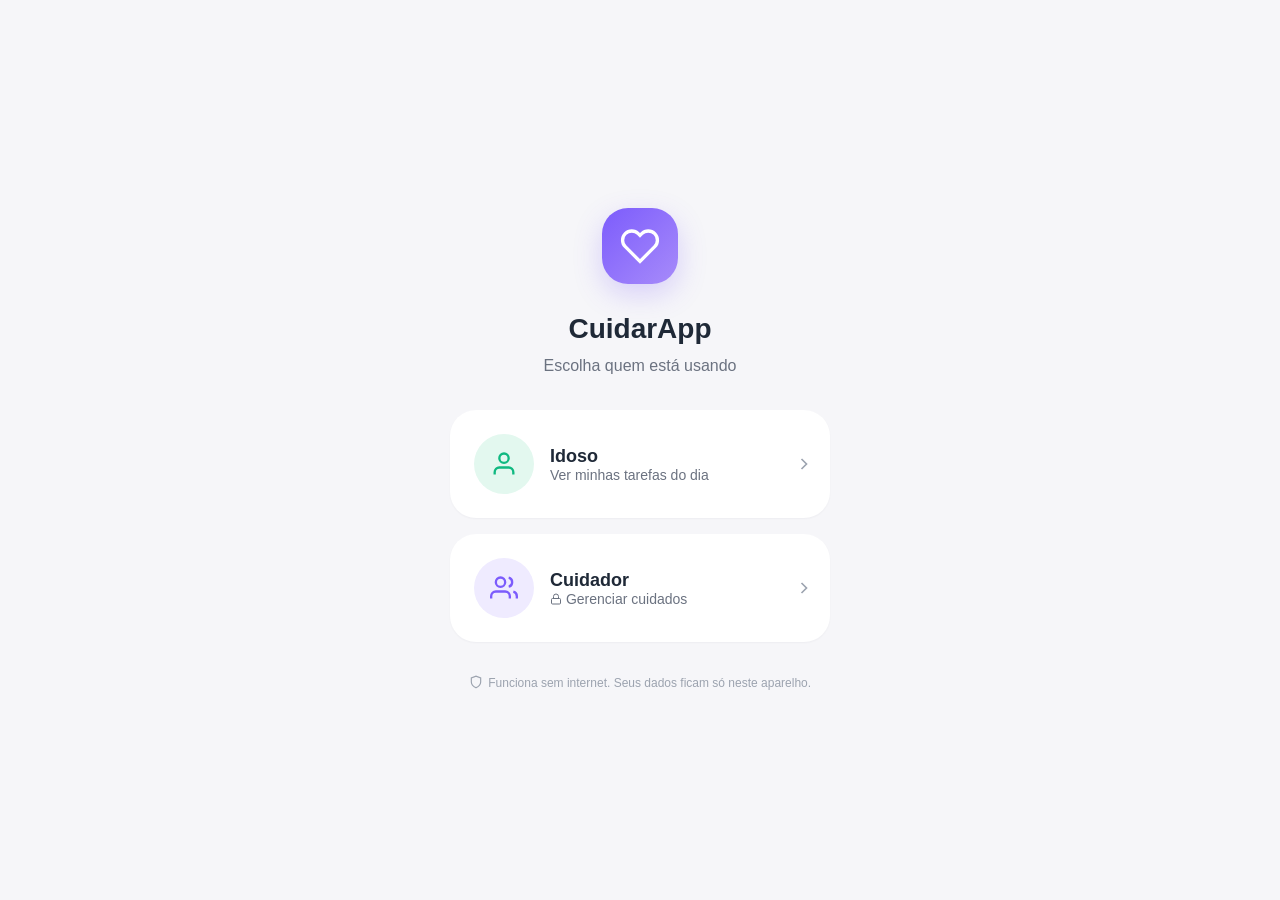
<file: CuidarApp/app/src/main/assets/web/index.html>
<!DOCTYPE html>
<html lang="pt-BR">
<head>
    <meta charset="UTF-8">
    <meta name="viewport" content="width=device-width, initial-scale=1.0, maximum-scale=1.0, user-scalable=no, viewport-fit=cover">
    <meta name="theme-color" content="#7C5CFC">
    <title>CuidarApp</title>
    <link rel="icon" href="data:,">
    <link rel="stylesheet" href="styles.css">
</head>
<body>
    <div class="app-container">
        <div id="toast-container" class="toast-container" aria-live="polite"></div>

        <!-- Modal de Senha -->
        <div id="password-modal" class="modal-overlay" role="dialog" aria-modal="true" aria-labelledby="password-title">
            <div class="modal">
                <h2 class="modal-title" id="password-title">Senha do Cuidador</h2>
                <input type="password" id="password-input" class="modal-input" maxlength="4" placeholder="••••" inputmode="numeric" autocomplete="off" aria-label="Senha de 4 dígitos">
                <p id="password-error" class="modal-error">Senha incorreta</p>
                <div class="modal-buttons">
                    <button class="modal-btn modal-btn-cancel" id="password-cancel">Cancelar</button>
                    <button class="modal-btn modal-btn-confirm" id="password-confirm">Entrar</button>
                </div>
            </div>
        </div>

        <!-- Modal de Confirmação -->
        <div id="confirm-modal" class="modal-overlay" role="dialog" aria-modal="true" aria-labelledby="confirm-title">
            <div class="modal">
                <h2 class="modal-title" id="confirm-title">Confirmar</h2>
                <p id="confirm-message" class="modal-message"></p>
                <div class="modal-buttons">
                    <button class="modal-btn modal-btn-cancel" id="confirm-cancel">Cancelar</button>
                    <button class="modal-btn modal-btn-confirm" id="confirm-ok">Confirmar</button>
                </div>
            </div>
        </div>

        <!-- Modal de Entrada de Texto -->
        <div id="input-modal" class="modal-overlay" role="dialog" aria-modal="true" aria-labelledby="input-title">
            <div class="modal">
                <h2 class="modal-title" id="input-title">Editar</h2>
                <p id="input-hint" class="modal-message"></p>
                <input type="text" id="input-field" class="modal-input modal-input-text" autocomplete="off">
                <p id="input-error" class="modal-error"></p>
                <div class="modal-buttons">
                    <button class="modal-btn modal-btn-cancel" id="input-cancel">Cancelar</button>
                    <button class="modal-btn modal-btn-confirm" id="input-ok">Salvar</button>
                </div>
            </div>
        </div>

        <!-- Modal de Escolha (opções em lista) -->
        <div id="choice-modal" class="modal-overlay" role="dialog" aria-modal="true" aria-labelledby="choice-title">
            <div class="modal">
                <h2 class="modal-title" id="choice-title">Escolha</h2>
                <p id="choice-message" class="modal-message"></p>
                <div id="choice-options" class="choice-options"></div>
            </div>
        </div>

        <input type="file" id="photo-input" accept="image/*" hidden>

        <!-- ==================== TELA INICIAL ==================== -->
        <div id="screen-home" class="screen home-screen active">
            <div class="home-content">
                <div class="app-logo">
                    <svg viewBox="0 0 24 24" fill="none" stroke="currentColor" stroke-width="2">
                        <path d="M20.84 4.61a5.5 5.5 0 0 0-7.78 0L12 5.67l-1.06-1.06a5.5 5.5 0 0 0-7.78 7.78l1.06 1.06L12 21.23l7.78-7.78 1.06-1.06a5.5 5.5 0 0 0 0-7.78z"/>
                    </svg>
                </div>
                <h1 class="app-title">CuidarApp</h1>
                <p class="app-subtitle">Escolha quem está usando</p>

                <div class="profile-cards" id="profile-cards">
                    <button class="profile-card elderly" id="btn-enter-elderly">
                        <div class="profile-avatar" id="elderly-avatar"></div>
                        <div class="profile-info">
                            <div class="profile-name" id="elderly-name">Idoso</div>
                            <div class="profile-role" id="elderly-role">Ver minhas tarefas do dia</div>
                        </div>
                        <div class="chevron">
                            <svg viewBox="0 0 24 24" fill="none" stroke="currentColor" stroke-width="2"><polyline points="9 18 15 12 9 6"/></svg>
                        </div>
                    </button>

                    <button class="profile-card caregiver" id="btn-enter-caregiver">
                        <div class="profile-avatar" id="caregiver-avatar"></div>
                        <div class="profile-info">
                            <div class="profile-name" id="caregiver-name">Cuidador</div>
                            <div class="profile-role">
                                <svg class="inline-lock" viewBox="0 0 24 24" fill="none" stroke="currentColor" stroke-width="2"><rect x="3" y="11" width="18" height="11" rx="2"/><path d="M7 11V7a5 5 0 0 1 10 0v4"/></svg>
                                Gerenciar cuidados
                            </div>
                        </div>
                        <div class="chevron">
                            <svg viewBox="0 0 24 24" fill="none" stroke="currentColor" stroke-width="2"><polyline points="9 18 15 12 9 6"/></svg>
                        </div>
                    </button>
                </div>

                <p class="home-footnote">
                    <svg viewBox="0 0 24 24" fill="none" stroke="currentColor" stroke-width="2"><path d="M12 22s8-4 8-10V5l-8-3-8 3v7c0 6 8 10 8 10z"/></svg>
                    Funciona sem internet. Seus dados ficam só neste aparelho.
                </p>
            </div>
        </div>

        <!-- ==================== TELA DO IDOSO ==================== -->
        <div id="screen-elderly" class="screen">
            <header class="screen-header">
                <div class="header-top">
                    <div class="header-text">
                        <div class="header-date" id="elderly-date"></div>
                        <div class="header-greeting"><span id="elderly-salutation">Olá</span>, <span class="accent" id="elderly-greeting-name">Idoso</span>!</div>
                    </div>
                    <div class="header-icons">
                        <button class="sos-btn" id="btn-emergency" aria-label="Emergência"><svg viewBox="0 0 24 24" fill="none" stroke="currentColor" stroke-width="2.2"><path d="M22 16.92v3a2 2 0 0 1-2.18 2 19.79 19.79 0 0 1-8.63-3.07 19.5 19.5 0 0 1-6-6 19.79 19.79 0 0 1-3.07-8.67A2 2 0 0 1 4.11 2h3a2 2 0 0 1 2 1.72 12.84 12.84 0 0 0 .7 2.81 2 2 0 0 1-.45 2.11L8.09 9.91a16 16 0 0 0 6 6l1.27-1.27a2 2 0 0 1 2.11-.45 12.84 12.84 0 0 0 2.81.7A2 2 0 0 1 22 16.92z"/></svg><span>SOS</span></button>
                        <button class="header-icon-btn" data-exit aria-label="Sair"><svg viewBox="0 0 24 24" fill="none" stroke="currentColor" stroke-width="2"><path d="M9 21H5a2 2 0 0 1-2-2V5a2 2 0 0 1 2-2h4"/><polyline points="16 17 21 12 16 7"/><line x1="21" y1="12" x2="9" y2="12"/></svg></button>
                    </div>
                </div>
            </header>

            <div class="screen-content" id="elderly-content">
                <div id="elderly-body"></div>
            </div>

            <nav class="bottom-nav" id="elderly-nav">
                <button class="nav-item active" data-category="all">
                    <span class="nav-icon"><svg viewBox="0 0 24 24" fill="none" stroke="currentColor" stroke-width="2"><path d="M3 9l9-7 9 7v11a2 2 0 0 1-2 2H5a2 2 0 0 1-2-2z"/></svg></span>
                    <span class="nav-label">Hoje</span>
                </button>
                <button class="nav-item" data-category="medication">
                    <span class="nav-icon"><svg viewBox="0 0 24 24" fill="none" stroke="currentColor" stroke-width="2"><path d="m10.5 20.5 10-10a4.95 4.95 0 1 0-7-7l-10 10a4.95 4.95 0 1 0 7 7Z"/><path d="m8.5 8.5 7 7"/></svg></span>
                    <span class="nav-label">Remédios</span>
                </button>
                <button class="nav-item" data-category="exercise">
                    <span class="nav-icon"><svg viewBox="0 0 24 24" fill="none" stroke="currentColor" stroke-width="2"><circle cx="12" cy="5" r="3"/><path d="M12 22V8"/><path d="m5 12 7 3 7-3"/></svg></span>
                    <span class="nav-label">Exercícios</span>
                </button>
                <button class="nav-item" data-category="food">
                    <span class="nav-icon"><svg viewBox="0 0 24 24" fill="none" stroke="currentColor" stroke-width="2"><path d="M18 8h1a4 4 0 0 1 0 8h-1"/><path d="M2 8h16v9a4 4 0 0 1-4 4H6a4 4 0 0 1-4-4V8z"/></svg></span>
                    <span class="nav-label">Comida</span>
                </button>
                <button class="nav-item" data-category="health">
                    <span class="nav-icon"><svg viewBox="0 0 24 24" fill="none" stroke="currentColor" stroke-width="2"><path d="M20.84 4.61a5.5 5.5 0 0 0-7.78 0L12 5.67l-1.06-1.06a5.5 5.5 0 0 0-7.78 7.78L12 21.23l8.84-8.84a5.5 5.5 0 0 0 0-7.78z"/></svg></span>
                    <span class="nav-label">Saúde</span>
                </button>
            </nav>
        </div>

        <!-- ==================== TELA DO CUIDADOR ==================== -->
        <div id="screen-caregiver" class="screen">
            <header class="screen-header">
                <div class="header-top">
                    <div class="header-text">
                        <div class="header-date">Acompanhando <span id="caregiver-elderly-name">Idoso</span></div>
                        <div class="header-greeting">Olá, <span class="accent" id="caregiver-greeting-name">Cuidador</span>!</div>
                    </div>
                    <div class="header-icons">
                        <button class="header-icon-btn" id="btn-caregiver-settings" aria-label="Configurações"><svg viewBox="0 0 24 24" fill="none" stroke="currentColor" stroke-width="2"><circle cx="12" cy="12" r="3"/><path d="M19.4 15a1.65 1.65 0 0 0 .33 1.82l.06.06a2 2 0 0 1-2.83 2.83l-.06-.06a1.65 1.65 0 0 0-1.82-.33 1.65 1.65 0 0 0-1 1.51V21a2 2 0 0 1-4 0v-.09A1.65 1.65 0 0 0 9 19.4a1.65 1.65 0 0 0-1.82.33l-.06.06a2 2 0 0 1-2.83-2.83l.06-.06a1.65 1.65 0 0 0 .33-1.82 1.65 1.65 0 0 0-1.51-1H3a2 2 0 0 1 0-4h.09A1.65 1.65 0 0 0 4.6 9a1.65 1.65 0 0 0-.33-1.82l-.06-.06a2 2 0 0 1 2.83-2.83l.06.06a1.65 1.65 0 0 0 1.82.33H9a1.65 1.65 0 0 0 1-1.51V3a2 2 0 0 1 4 0v.09a1.65 1.65 0 0 0 1 1.51 1.65 1.65 0 0 0 1.82-.33l.06-.06a2 2 0 0 1 2.83 2.83l-.06.06a1.65 1.65 0 0 0-.33 1.82V9a1.65 1.65 0 0 0 1.51 1H21a2 2 0 0 1 0 4h-.09a1.65 1.65 0 0 0-1.51 1z"/></svg></button>
                        <button class="header-icon-btn" data-exit aria-label="Sair"><svg viewBox="0 0 24 24" fill="none" stroke="currentColor" stroke-width="2"><path d="M9 21H5a2 2 0 0 1-2-2V5a2 2 0 0 1 2-2h4"/><polyline points="16 17 21 12 16 7"/><line x1="21" y1="12" x2="9" y2="12"/></svg></button>
                    </div>
                </div>
            </header>

            <div class="screen-content" id="caregiver-content">
                <div id="caregiver-body"></div>
            </div>

            <nav class="bottom-nav" id="caregiver-nav">
                <button class="nav-item active" data-tab="panel">
                    <span class="nav-icon"><svg viewBox="0 0 24 24" fill="none" stroke="currentColor" stroke-width="2"><line x1="18" y1="20" x2="18" y2="10"/><line x1="12" y1="20" x2="12" y2="4"/><line x1="6" y1="20" x2="6" y2="14"/></svg></span>
                    <span class="nav-label">Painel</span>
                </button>
                <button class="nav-item" data-tab="medication">
                    <span class="nav-icon"><svg viewBox="0 0 24 24" fill="none" stroke="currentColor" stroke-width="2"><path d="m10.5 20.5 10-10a4.95 4.95 0 1 0-7-7l-10 10a4.95 4.95 0 1 0 7 7Z"/><path d="m8.5 8.5 7 7"/></svg></span>
                    <span class="nav-label">Remédios</span>
                </button>
                <button class="nav-item" data-tab="exercise">
                    <span class="nav-icon"><svg viewBox="0 0 24 24" fill="none" stroke="currentColor" stroke-width="2"><circle cx="12" cy="5" r="3"/><path d="M12 22V8"/><path d="m5 12 7 3 7-3"/></svg></span>
                    <span class="nav-label">Exercícios</span>
                </button>
                <button class="nav-item" data-tab="diet">
                    <span class="nav-icon"><svg viewBox="0 0 24 24" fill="none" stroke="currentColor" stroke-width="2"><path d="M18 8h1a4 4 0 0 1 0 8h-1"/><path d="M2 8h16v9a4 4 0 0 1-4 4H6a4 4 0 0 1-4-4V8z"/></svg></span>
                    <span class="nav-label">Dieta</span>
                </button>
                <button class="nav-item" data-tab="visit">
                    <span class="nav-icon"><svg viewBox="0 0 24 24" fill="none" stroke="currentColor" stroke-width="2"><rect x="3" y="4" width="18" height="18" rx="2"/><line x1="16" y1="2" x2="16" y2="6"/><line x1="8" y1="2" x2="8" y2="6"/><line x1="3" y1="10" x2="21" y2="10"/></svg></span>
                    <span class="nav-label">Visitas</span>
                </button>
                <button class="nav-item" data-tab="health">
                    <span class="nav-icon"><svg viewBox="0 0 24 24" fill="none" stroke="currentColor" stroke-width="2"><path d="M20.84 4.61a5.5 5.5 0 0 0-7.78 0L12 5.67l-1.06-1.06a5.5 5.5 0 0 0-7.78 7.78L12 21.23l8.84-8.84a5.5 5.5 0 0 0 0-7.78z"/></svg></span>
                    <span class="nav-label">Saúde</span>
                </button>
            </nav>
        </div>

        <!-- ==================== TELA DE CONFIGURAÇÕES ==================== -->
        <div id="screen-settings" class="screen">
            <header class="screen-header">
                <div class="header-top">
                    <button class="back-button" data-back aria-label="Voltar">
                        <svg viewBox="0 0 24 24" fill="none" stroke="currentColor" stroke-width="2"><polyline points="15 18 9 12 15 6"/></svg>
                    </button>
                    <div class="header-title">Configurações</div>
                    <div class="header-spacer"></div>
                </div>
            </header>

            <div class="screen-content">
                <div class="settings-group">
                    <div class="settings-group-title">Perfis</div>
                    <div class="settings-card">
                        <div class="settings-item">
                            <button class="settings-item-left" id="settings-elderly-name">
                                <span class="settings-avatar elderly" id="settings-elderly-avatar"></span>
                                <span class="settings-item-body">
                                    <span class="settings-item-desc">Idoso</span>
                                    <span class="settings-item-text" id="display-elderly-name">Idoso</span>
                                </span>
                            </button>
                            <button class="photo-btn" data-photo="elderly" aria-label="Alterar foto do idoso">
                                <svg viewBox="0 0 24 24" fill="none" stroke="currentColor" stroke-width="2"><path d="M23 19a2 2 0 0 1-2 2H3a2 2 0 0 1-2-2V8a2 2 0 0 1 2-2h4l2-3h6l2 3h4a2 2 0 0 1 2 2z"/><circle cx="12" cy="13" r="4"/></svg>
                            </button>
                        </div>
                        <div class="settings-item">
                            <button class="settings-item-left" id="settings-caregiver-name">
                                <span class="settings-avatar" id="settings-caregiver-avatar"></span>
                                <span class="settings-item-body">
                                    <span class="settings-item-desc">Cuidador</span>
                                    <span class="settings-item-text" id="display-caregiver-name">Cuidador</span>
                                </span>
                            </button>
                            <button class="photo-btn" data-photo="caregiver" aria-label="Alterar foto do cuidador">
                                <svg viewBox="0 0 24 24" fill="none" stroke="currentColor" stroke-width="2"><path d="M23 19a2 2 0 0 1-2 2H3a2 2 0 0 1-2-2V8a2 2 0 0 1 2-2h4l2-3h6l2 3h4a2 2 0 0 1 2 2z"/><circle cx="12" cy="13" r="4"/></svg>
                            </button>
                        </div>
                        <div class="settings-item settings-item-stack">
                            <div class="settings-item-body">
                                <span class="settings-item-text">Este celular é</span>
                                <span class="settings-item-desc" id="device-desc"></span>
                            </div>
                            <div class="segmented">
                                <button class="segmented-option" data-device="elderly">Do idoso</button>
                                <button class="segmented-option" data-device="caregiver">Do cuidador</button>
                            </div>
                        </div>
                    </div>
                </div>

                <div class="settings-group">
                    <div class="settings-group-title">Saúde</div>
                    <div class="settings-card">
                        <button class="settings-item" id="settings-weight">
                            <span class="settings-item-icon food"><svg viewBox="0 0 24 24" fill="none" stroke="currentColor" stroke-width="2"><path d="M6 3h12l3 18H3z"/><path d="M12 9v4"/></svg></span>
                            <span class="settings-item-left settings-item-body">
                                <span class="settings-item-text">Peso</span>
                                <span class="settings-item-desc" id="display-weight">Não informado</span>
                            </span>
                            <span class="chevron"><svg viewBox="0 0 24 24" fill="none" stroke="currentColor" stroke-width="2"><polyline points="9 18 15 12 9 6"/></svg></span>
                        </button>
                        <div class="settings-item">
                            <span class="settings-item-icon health"><svg viewBox="0 0 24 24" fill="none" stroke="currentColor" stroke-width="2"><path d="M22 12h-4l-3 9L9 3l-3 9H2"/></svg></span>
                            <span class="settings-item-left settings-item-body">
                                <span class="settings-item-text">Fragilidade ou doença crônica</span>
                                <span class="settings-item-desc">Aumenta a meta de proteína</span>
                            </span>
                            <button class="toggle" id="toggle-frail" role="switch" aria-label="Fragilidade ou doença crônica"></button>
                        </div>
                        <div class="settings-item">
                            <span class="settings-item-icon water"><svg viewBox="0 0 24 24" fill="none" stroke="currentColor" stroke-width="2"><path d="M12 2.69l5.66 5.66a8 8 0 1 1-11.31 0z"/></svg></span>
                            <span class="settings-item-left settings-item-body">
                                <span class="settings-item-text">Meta de água</span>
                                <span class="settings-item-desc" id="display-water-ml">2 litros por dia</span>
                            </span>
                            <div class="stepper">
                                <button class="stepper-btn" id="btn-water-decrease" aria-label="Diminuir meta de água">−</button>
                                <span class="stepper-value" id="water-goal-value">8</span>
                                <button class="stepper-btn" id="btn-water-increase" aria-label="Aumentar meta de água">+</button>
                            </div>
                        </div>
                    </div>
                </div>

                <div class="settings-group">
                    <div class="settings-group-title">Contatos do SOS</div>
                    <div class="settings-card">
                        <button class="settings-item" id="settings-emergency-phone">
                            <span class="settings-item-icon danger"><svg viewBox="0 0 24 24" fill="none" stroke="currentColor" stroke-width="2"><path d="M22 16.92v3a2 2 0 0 1-2.18 2 19.79 19.79 0 0 1-8.63-3.07 19.5 19.5 0 0 1-6-6 19.79 19.79 0 0 1-3.07-8.67A2 2 0 0 1 4.11 2h3a2 2 0 0 1 2 1.72 12.84 12.84 0 0 0 .7 2.81 2 2 0 0 1-.45 2.11L8.09 9.91a16 16 0 0 0 6 6l1.27-1.27a2 2 0 0 1 2.11-.45 12.84 12.84 0 0 0 2.81.7A2 2 0 0 1 22 16.92z"/></svg></span>
                            <span class="settings-item-left settings-item-body">
                                <span class="settings-item-text">Emergência</span>
                                <span class="settings-item-desc" id="display-emergency-phone">192</span>
                            </span>
                            <span class="chevron"><svg viewBox="0 0 24 24" fill="none" stroke="currentColor" stroke-width="2"><polyline points="9 18 15 12 9 6"/></svg></span>
                        </button>
                        <button class="settings-item" id="settings-caregiver-phone">
                            <span class="settings-item-icon primary"><svg viewBox="0 0 24 24" fill="none" stroke="currentColor" stroke-width="2"><path d="M17 21v-2a4 4 0 0 0-4-4H5a4 4 0 0 0-4 4v2"/><circle cx="9" cy="7" r="4"/></svg></span>
                            <span class="settings-item-left settings-item-body">
                                <span class="settings-item-text">Cuidador</span>
                                <span class="settings-item-desc" id="display-caregiver-phone">Não informado</span>
                            </span>
                            <span class="chevron"><svg viewBox="0 0 24 24" fill="none" stroke="currentColor" stroke-width="2"><polyline points="9 18 15 12 9 6"/></svg></span>
                        </button>
                    </div>
                </div>

                <div class="settings-group">
                    <div class="settings-group-title">Aparência</div>
                    <div class="settings-card">
                        <div class="settings-item">
                            <span class="settings-item-icon"><svg viewBox="0 0 24 24" fill="none" stroke="currentColor" stroke-width="2"><path d="M4 7V4h16v3"/><path d="M9 20h6"/><path d="M12 4v16"/></svg></span>
                            <span class="settings-item-left settings-item-text">Tamanho da letra</span>
                            <div class="stepper">
                                <button class="stepper-btn" id="btn-font-decrease" aria-label="Diminuir letra">−</button>
                                <span class="stepper-value" id="font-size-value">100%</span>
                                <button class="stepper-btn" id="btn-font-increase" aria-label="Aumentar letra">+</button>
                            </div>
                        </div>
                        <div class="settings-item">
                            <span class="settings-item-icon"><svg viewBox="0 0 24 24" fill="none" stroke="currentColor" stroke-width="2"><circle cx="12" cy="12" r="10"/><path d="M12 2a10 10 0 0 0 0 20z" fill="currentColor"/></svg></span>
                            <span class="settings-item-left settings-item-text">Alto contraste</span>
                            <button class="toggle" id="toggle-contrast" role="switch" aria-label="Alto contraste"></button>
                        </div>
                        <div class="settings-item">
                            <span class="settings-item-icon"><svg viewBox="0 0 24 24" fill="none" stroke="currentColor" stroke-width="2"><polygon points="13 2 3 14 12 14 11 22 21 10 12 10 13 2"/></svg></span>
                            <span class="settings-item-left settings-item-text">Animações</span>
                            <button class="toggle" id="toggle-animations" role="switch" aria-label="Animações"></button>
                        </div>
                    </div>
                </div>

                <div class="settings-group">
                    <div class="settings-group-title">Segurança</div>
                    <div class="settings-card">
                        <button class="settings-item" id="settings-change-password">
                            <span class="settings-item-icon"><svg viewBox="0 0 24 24" fill="none" stroke="currentColor" stroke-width="2"><rect x="3" y="11" width="18" height="11" rx="2"/><path d="M7 11V7a5 5 0 0 1 10 0v4"/></svg></span>
                            <span class="settings-item-left settings-item-text">Alterar senha do cuidador</span>
                            <span class="chevron"><svg viewBox="0 0 24 24" fill="none" stroke="currentColor" stroke-width="2"><polyline points="9 18 15 12 9 6"/></svg></span>
                        </button>
                        <button class="settings-item" id="settings-clear-data">
                            <span class="settings-item-icon danger"><svg viewBox="0 0 24 24" fill="none" stroke="currentColor" stroke-width="2"><polyline points="3 6 5 6 21 6"/><path d="M19 6v14a2 2 0 0 1-2 2H7a2 2 0 0 1-2-2V6m3 0V4a2 2 0 0 1 2-2h4a2 2 0 0 1 2 2v2"/></svg></span>
                            <span class="settings-item-left settings-item-text danger-text">Apagar todos os dados</span>
                        </button>
                    </div>
                    <p class="home-footnote">
                        <svg viewBox="0 0 24 24" fill="none" stroke="currentColor" stroke-width="2"><path d="M12 22s8-4 8-10V5l-8-3-8 3v7c0 6 8 10 8 10z"/></svg>
                        Os dados ficam só neste aparelho e nada é enviado para a internet (LGPD).
                    </p>
                </div>
            </div>
        </div>

        <!-- ==================== TELA DE EMERGÊNCIA ==================== -->
        <div id="screen-emergency" class="screen">
            <header class="screen-header">
                <div class="header-top">
                    <button class="back-button" data-back aria-label="Voltar">
                        <svg viewBox="0 0 24 24" fill="none" stroke="currentColor" stroke-width="2"><polyline points="15 18 9 12 15 6"/></svg>
                    </button>
                    <div class="header-title danger-text">Emergência</div>
                    <div class="header-spacer"></div>
                </div>
            </header>

            <div class="screen-content emergency-content">
                <div class="emergency-card">
                    <div class="emergency-icon">
                        <svg viewBox="0 0 24 24" fill="none" stroke="currentColor" stroke-width="2"><path d="M22 16.92v3a2 2 0 0 1-2.18 2 19.79 19.79 0 0 1-8.63-3.07 19.5 19.5 0 0 1-6-6 19.79 19.79 0 0 1-3.07-8.67A2 2 0 0 1 4.11 2h3a2 2 0 0 1 2 1.72 12.84 12.84 0 0 0 .7 2.81 2 2 0 0 1-.45 2.11L8.09 9.91a16 16 0 0 0 6 6l1.27-1.27a2 2 0 0 1 2.11-.45 12.84 12.84 0 0 0 2.81.7A2 2 0 0 1 22 16.92z"/></svg>
                    </div>
                    <h2 class="emergency-title">Precisa de Ajuda?</h2>
                    <p class="emergency-text">Toque em um dos botões para ligar agora.</p>
                    <button class="emergency-btn" id="btn-call-emergency">
                        <svg viewBox="0 0 24 24" fill="none" stroke="currentColor" stroke-width="2"><path d="M22 16.92v3a2 2 0 0 1-2.18 2 19.79 19.79 0 0 1-8.63-3.07 19.5 19.5 0 0 1-6-6 19.79 19.79 0 0 1-3.07-8.67A2 2 0 0 1 4.11 2h3a2 2 0 0 1 2 1.72 12.84 12.84 0 0 0 .7 2.81 2 2 0 0 1-.45 2.11L8.09 9.91a16 16 0 0 0 6 6l1.27-1.27a2 2 0 0 1 2.11-.45 12.84 12.84 0 0 0 2.81.7A2 2 0 0 1 22 16.92z"/></svg>
                        <span>LIGAR <span id="emergency-number-label">192</span></span>
                    </button>
                    <button class="emergency-btn secondary" id="btn-call-caregiver">
                        <svg viewBox="0 0 24 24" fill="none" stroke="currentColor" stroke-width="2"><path d="M17 21v-2a4 4 0 0 0-4-4H5a4 4 0 0 0-4 4v2"/><circle cx="9" cy="7" r="4"/></svg>
                        <span>Ligar para <span id="emergency-caregiver-label">Cuidador</span></span>
                    </button>
                </div>
            </div>
        </div>

        <!-- ==================== TELA DE EDIÇÃO (genérica) ==================== -->
        <div id="screen-edit" class="screen">
            <header class="screen-header">
                <div class="header-top">
                    <button class="back-button" data-back aria-label="Voltar">
                        <svg viewBox="0 0 24 24" fill="none" stroke="currentColor" stroke-width="2"><polyline points="15 18 9 12 15 6"/></svg>
                    </button>
                    <div class="header-title" id="edit-screen-title">Editar</div>
                    <div class="header-spacer"></div>
                </div>
            </header>

            <div class="screen-content edit-content">
                <div id="edit-form-container"></div>
            </div>
        </div>

        <!-- ==================== DIÁRIO DE SAÚDE ==================== -->
        <div id="screen-health-history" class="screen">
            <header class="screen-header">
                <div class="header-top">
                    <button class="back-button" data-back aria-label="Voltar">
                        <svg viewBox="0 0 24 24" fill="none" stroke="currentColor" stroke-width="2"><polyline points="15 18 9 12 15 6"/></svg>
                    </button>
                    <div class="header-title">Histórico de saúde</div>
                    <div class="header-spacer"></div>
                </div>
            </header>
            <div class="screen-content">
                <div id="health-history-body"></div>
            </div>
        </div>

        <div id="screen-health-consent" class="screen">
            <header class="screen-header">
                <div class="header-top">
                    <button class="back-button" data-back aria-label="Voltar">
                        <svg viewBox="0 0 24 24" fill="none" stroke="currentColor" stroke-width="2"><polyline points="15 18 9 12 15 6"/></svg>
                    </button>
                    <div class="header-title">Diário de Saúde</div>
                    <div class="header-spacer"></div>
                </div>
            </header>
            <div class="screen-content">
                <div id="health-consent-body"></div>
            </div>
        </div>

        <div id="screen-health-report" class="screen">
            <header class="screen-header">
                <div class="header-top">
                    <button class="back-button" data-back aria-label="Voltar">
                        <svg viewBox="0 0 24 24" fill="none" stroke="currentColor" stroke-width="2"><polyline points="15 18 9 12 15 6"/></svg>
                    </button>
                    <div class="header-title">Relatório PDF</div>
                    <div class="header-spacer"></div>
                </div>
            </header>
            <div class="screen-content">
                <div id="health-report-body"></div>
            </div>
        </div>
    </div>

    <script src="health.js"></script>
    <script src="app.js"></script>
</body>
</html>
</file>
<file: CuidarApp/app/src/main/assets/web/styles.css>
/* ==================== CUIDARAPP ==================== */
/* Aplicativo offline de acompanhamento para idosos */

:root {
    --font-scale: 1;
    --font-xs: calc(12px * var(--font-scale));
    --font-small: calc(14px * var(--font-scale));
    --font-base: calc(16px * var(--font-scale));
    --font-lg: calc(18px * var(--font-scale));
    --font-xl: calc(22px * var(--font-scale));
    --font-2xl: calc(28px * var(--font-scale));

    --color-primary: #7C5CFC;
    --color-primary-light: #EFEBFF;
    --color-primary-dark: #5B3FD9;

    --color-medication: #EAF3FD;
    --color-medication-icon: #3B82F6;
    --color-exercise: #E3F8EF;
    --color-exercise-icon: #10B981;
    --color-food: #FEF5DC;
    --color-food-icon: #F59E0B;
    --color-water: #E4F3FC;
    --color-water-icon: #0284C7;
    --color-visit: #EAECFE;
    --color-visit-icon: #6366F1;
    --color-health: #FDECEC;
    --color-health-icon: #EF4444;
    --color-emergency: #FDECEC;
    --color-emergency-icon: #DC2626;

    --color-bg: #F6F6F9;
    --color-surface: #FFFFFF;
    --color-fill: #F2F2F6;
    --color-text: #1F2937;
    --color-text-secondary: #6B7280;
    --color-text-muted: #9CA3AF;
    --color-hairline: rgba(17, 24, 39, 0.06);
    --color-danger: #DC2626;
    --color-danger-light: #FDECEC;

    --spacing-xs: 4px;
    --spacing-sm: 8px;
    --spacing-md: 16px;
    --spacing-lg: 24px;
    --spacing-xl: 32px;

    --radius-sm: 10px;
    --radius-md: 14px;
    --radius-lg: 20px;
    --radius-xl: 26px;
    --radius-full: 9999px;

    --shadow-card: 0 1px 2px rgba(17, 24, 39, 0.04);
    --shadow-float: 0 8px 24px rgba(17, 24, 39, 0.08);

    --transition-fast: 150ms ease;
    --transition-normal: 250ms ease;
    --transition-slow: 400ms cubic-bezier(0.4, 0, 0.2, 1);

    --nav-height: 72px;
}

*, *::before, *::after {
    box-sizing: border-box;
    margin: 0;
    padding: 0;
    -webkit-tap-highlight-color: transparent;
}

html, body {
    height: 100%;
    width: 100%;
    overflow: hidden;
}

body {
    font-family: -apple-system, BlinkMacSystemFont, 'Segoe UI', Roboto, sans-serif;
    background: var(--color-bg);
    color: var(--color-text);
    font-size: var(--font-base);
    line-height: 1.5;
    -webkit-font-smoothing: antialiased;
}

button, input, select, textarea {
    font-family: inherit;
    font-size: inherit;
    color: inherit;
}

button {
    background: none;
    border: none;
    cursor: pointer;
}

button:disabled {
    opacity: 0.4;
    cursor: default;
}

svg {
    flex-shrink: 0;
}

body.no-animations *,
body.no-animations *::before,
body.no-animations *::after {
    animation-duration: 0ms !important;
    transition-duration: 0ms !important;
}

/* ==================== TELAS ==================== */
.app-container {
    height: 100%;
    width: 100%;
    position: relative;
    overflow: hidden;
}

.screen {
    position: absolute;
    inset: 0;
    background: var(--color-bg);
    display: none;
    flex-direction: column;
    overflow: hidden;
}

.screen.active {
    display: flex;
    animation: screenIn var(--transition-normal);
}

.screen.active.back {
    animation-name: screenBackIn;
}

@keyframes screenIn {
    from { opacity: 0; transform: translateX(16px); }
    to { opacity: 1; transform: none; }
}

@keyframes screenBackIn {
    from { opacity: 0; transform: translateX(-16px); }
    to { opacity: 1; transform: none; }
}

.screen-content {
    flex: 1;
    overflow-y: auto;
    overflow-x: hidden;
    padding: var(--spacing-md) var(--spacing-lg) var(--spacing-xl);
    -webkit-overflow-scrolling: touch;
}

.view-in {
    animation: viewIn var(--transition-normal);
}

@keyframes viewIn {
    from { opacity: 0; transform: translateY(6px); }
    to { opacity: 1; transform: none; }
}

/* ==================== TELA INICIAL ==================== */
.home-screen {
    justify-content: center;
    align-items: center;
    padding: var(--spacing-lg);
    padding-top: calc(var(--spacing-lg) + env(safe-area-inset-top, 0px));
    padding-bottom: calc(var(--spacing-lg) + env(safe-area-inset-bottom, 0px));
}

.home-content {
    width: 100%;
    max-width: 380px;
    text-align: center;
}

.app-logo {
    width: 76px;
    height: 76px;
    background: linear-gradient(135deg, var(--color-primary) 0%, #A78BFA 100%);
    border-radius: var(--radius-xl);
    display: flex;
    align-items: center;
    justify-content: center;
    margin: 0 auto var(--spacing-lg);
    box-shadow: 0 10px 28px rgba(124, 92, 252, 0.25);
}

.app-logo svg {
    width: 40px;
    height: 40px;
    color: white;
}

.app-title {
    font-size: var(--font-2xl);
    font-weight: 700;
    margin-bottom: var(--spacing-xs);
}

.app-subtitle {
    color: var(--color-text-secondary);
    margin-bottom: var(--spacing-xl);
}

.profile-cards {
    display: flex;
    flex-direction: column;
    gap: var(--spacing-md);
}

.profile-cards.caregiver-first .profile-card.caregiver {
    order: -1;
}

.profile-card {
    width: 100%;
    background: var(--color-surface);
    border-radius: var(--radius-xl);
    padding: var(--spacing-lg) var(--spacing-md) var(--spacing-lg) var(--spacing-lg);
    display: flex;
    align-items: center;
    gap: var(--spacing-md);
    box-shadow: var(--shadow-card);
    text-align: left;
    transition: transform var(--transition-fast);
}

.profile-card:active {
    transform: scale(0.98);
}

.profile-avatar {
    width: 60px;
    height: 60px;
    border-radius: var(--radius-full);
    overflow: hidden;
    background: var(--color-primary-light);
    color: var(--color-primary);
    display: flex;
    align-items: center;
    justify-content: center;
    flex-shrink: 0;
}

.profile-card.elderly .profile-avatar {
    background: var(--color-exercise);
    color: var(--color-exercise-icon);
}

.profile-avatar svg {
    width: 28px;
    height: 28px;
}

.profile-avatar img,
.settings-avatar img {
    width: 100%;
    height: 100%;
    object-fit: cover;
}

.profile-info {
    flex: 1;
    min-width: 0;
}

.profile-name {
    font-size: var(--font-lg);
    font-weight: 600;
}

.profile-role {
    font-size: var(--font-small);
    color: var(--color-text-secondary);
}

.inline-lock {
    width: 12px;
    height: 12px;
    vertical-align: -1px;
}

.chevron {
    color: var(--color-text-muted);
    display: flex;
}

.chevron svg {
    width: 20px;
    height: 20px;
}

.home-footnote {
    margin-top: var(--spacing-xl);
    font-size: var(--font-xs);
    color: var(--color-text-muted);
    text-align: center;
}

.home-footnote svg {
    width: 14px;
    height: 14px;
    margin-right: 2px;
    vertical-align: -2px;
}

/* ==================== CABEÇALHO ==================== */
.screen-header {
    background: var(--color-surface);
    padding: var(--spacing-md) var(--spacing-lg);
    padding-top: calc(var(--spacing-md) + env(safe-area-inset-top, 0px));
}

.header-top {
    display: flex;
    align-items: center;
    justify-content: space-between;
    gap: var(--spacing-sm);
}

.header-text {
    min-width: 0;
}

.header-date {
    font-size: var(--font-small);
    color: var(--color-text-secondary);
}

.header-greeting {
    font-size: var(--font-xl);
    font-weight: 700;
    line-height: 1.25;
}

.header-greeting .accent {
    color: var(--color-primary);
}

.header-title {
    flex: 1;
    text-align: center;
    font-size: var(--font-lg);
    font-weight: 700;
}

.header-spacer {
    width: 44px;
    flex-shrink: 0;
}

.header-icons {
    display: flex;
    align-items: center;
    gap: var(--spacing-sm);
    flex-shrink: 0;
}

.header-icon-btn,
.back-button {
    width: 44px;
    height: 44px;
    border-radius: var(--radius-full);
    background: var(--color-fill);
    color: var(--color-text-secondary);
    display: flex;
    align-items: center;
    justify-content: center;
    flex-shrink: 0;
}

.back-button {
    color: var(--color-text);
}

.header-icon-btn svg,
.back-button svg {
    width: 20px;
    height: 20px;
}

.sos-btn {
    height: 44px;
    padding: 0 var(--spacing-md);
    border-radius: var(--radius-full);
    background: var(--color-danger);
    color: white;
    display: flex;
    align-items: center;
    gap: 6px;
    font-weight: 700;
    font-size: var(--font-base);
    box-shadow: 0 4px 12px rgba(220, 38, 38, 0.25);
}

.sos-btn svg {
    width: 18px;
    height: 18px;
}

.danger-text {
    color: var(--color-danger);
}

/* ==================== NAVEGAÇÃO INFERIOR ==================== */
.bottom-nav {
    background: var(--color-surface);
    display: flex;
    padding: 6px var(--spacing-sm);
    padding-bottom: calc(6px + env(safe-area-inset-bottom, 0px));
    box-shadow: 0 -1px 0 var(--color-hairline);
    flex-shrink: 0;
}

.nav-item {
    flex: 1;
    min-width: 0;
    display: flex;
    flex-direction: column;
    align-items: center;
    gap: 2px;
    padding: 4px 0;
    color: var(--color-text-muted);
    transition: color var(--transition-fast);
}

.nav-icon {
    width: 48px;
    height: 32px;
    border-radius: var(--radius-full);
    display: flex;
    align-items: center;
    justify-content: center;
    transition: background var(--transition-fast);
}

.nav-icon svg {
    width: 22px;
    height: 22px;
}

.nav-label {
    font-size: 12px;
    font-weight: 600;
    white-space: nowrap;
    overflow: hidden;
    text-overflow: ellipsis;
    max-width: 100%;
}

.nav-item.active {
    color: var(--color-primary);
}

.nav-item.active .nav-icon {
    background: var(--color-primary-light);
}

/* ==================== SEÇÕES ==================== */
.section {
    margin-top: var(--spacing-lg);
}

.section:first-child {
    margin-top: 0;
}

.section-header {
    display: flex;
    justify-content: space-between;
    align-items: center;
    margin-bottom: var(--spacing-sm);
}

.section-title {
    font-size: var(--font-lg);
    font-weight: 700;
}

.section-hint {
    font-size: var(--font-small);
    color: var(--color-text-secondary);
}

/* ==================== CARDS ==================== */
.card {
    background: var(--color-surface);
    border-radius: var(--radius-lg);
    box-shadow: var(--shadow-card);
    padding: var(--spacing-md);
    margin-bottom: var(--spacing-sm);
}

.task-card {
    background: var(--color-surface);
    border-radius: var(--radius-lg);
    box-shadow: var(--shadow-card);
    padding: 14px var(--spacing-md);
    margin-bottom: var(--spacing-sm);
    display: flex;
    align-items: center;
    gap: 14px;
    width: 100%;
    text-align: left;
    transition: opacity var(--transition-normal);
}

button.task-card:active {
    transform: scale(0.99);
}

.task-card.done {
    opacity: 0.55;
}

.task-card.done .task-title {
    text-decoration: line-through;
}

.task-avatar {
    width: 46px;
    height: 46px;
    border-radius: var(--radius-md);
    display: flex;
    align-items: center;
    justify-content: center;
    flex-shrink: 0;
}

.task-avatar svg {
    width: 22px;
    height: 22px;
}

.task-avatar.medication { background: var(--color-medication); color: var(--color-medication-icon); }
.task-avatar.exercise { background: var(--color-exercise); color: var(--color-exercise-icon); }
.task-avatar.food { background: var(--color-food); color: var(--color-food-icon); }
.task-avatar.visit { background: var(--color-visit); color: var(--color-visit-icon); }
.task-avatar.health { background: var(--color-health); color: var(--color-health-icon); }
.task-avatar.primary { background: var(--color-primary-light); color: var(--color-primary); }
.task-avatar.water { background: var(--color-water); color: var(--color-water-icon); }
.task-avatar.emoji { background: var(--color-fill); font-size: calc(24px * var(--font-scale)); }

.task-info {
    flex: 1;
    min-width: 0;
    display: flex;
    flex-direction: column;
}

.task-title {
    font-size: var(--font-base);
    font-weight: 600;
    line-height: 1.35;
}

.task-subtitle {
    font-size: var(--font-small);
    color: var(--color-text-secondary);
    line-height: 1.4;
}

.task-detail {
    margin-top: 4px;
    font-size: var(--font-small);
    color: var(--color-text-muted);
    line-height: 1.4;
}

.task-meta {
    display: flex;
    flex-wrap: wrap;
    align-items: center;
    gap: 6px;
    margin-top: 6px;
}

.task-time {
    display: inline-flex;
    align-items: center;
    gap: 4px;
    font-size: var(--font-xs);
    font-weight: 600;
    color: var(--color-text-secondary);
}

.task-time svg {
    width: 13px;
    height: 13px;
}

.type-tag {
    display: inline-flex;
    padding: 1px 8px;
    border-radius: var(--radius-full);
    font-size: var(--font-xs);
    font-weight: 600;
}

.type-strength { background: #F1EDFF; color: #6D28D9; }
.type-balance { background: #E6F4FD; color: #0369A1; }
.type-gait { background: #E3F8EF; color: #047857; }
.type-flexibility { background: #FEF5DC; color: #B45309; }

.task-check {
    width: 40px;
    height: 40px;
    border-radius: var(--radius-full);
    background: var(--color-fill);
    color: transparent;
    display: flex;
    align-items: center;
    justify-content: center;
    flex-shrink: 0;
    transition: background var(--transition-fast), color var(--transition-fast);
}

.task-check svg {
    width: 20px;
    height: 20px;
}

.task-check.checked {
    background: var(--color-primary);
    color: white;
}

.task-check:active {
    transform: scale(0.92);
}

/* ==================== RESUMO DO DIA ==================== */
.summary-card {
    background: linear-gradient(135deg, var(--color-primary) 0%, #A78BFA 100%);
    color: white;
    border-radius: var(--radius-xl);
    padding: var(--spacing-md) var(--spacing-lg);
    display: flex;
    align-items: center;
    gap: var(--spacing-lg);
    margin-bottom: var(--spacing-sm);
}

.summary-ring {
    width: 76px;
    height: 76px;
    flex-shrink: 0;
    position: relative;
}

.summary-ring svg {
    width: 100%;
    height: 100%;
    transform: rotate(-90deg);
}

.ring-bg { stroke: rgba(255, 255, 255, 0.25); }
.ring-fg { stroke: white; stroke-linecap: round; transition: stroke-dashoffset var(--transition-slow); }

.summary-ring-value {
    position: absolute;
    inset: 0;
    display: flex;
    align-items: center;
    justify-content: center;
    font-size: var(--font-lg);
    font-weight: 700;
}

.summary-title {
    font-size: var(--font-lg);
    font-weight: 700;
}

.summary-text {
    font-size: var(--font-small);
    opacity: 0.9;
}

/* ==================== ÁGUA ==================== */
.water-row {
    display: flex;
    align-items: center;
    gap: 14px;
}

.water-actions {
    display: flex;
    gap: var(--spacing-sm);
}

.round-btn {
    width: 46px;
    height: 46px;
    border-radius: var(--radius-full);
    display: flex;
    align-items: center;
    justify-content: center;
    font-size: var(--font-xl);
    font-weight: 600;
    line-height: 1;
}

.round-btn.primary {
    background: var(--color-water-icon);
    color: white;
}

.round-btn.subtle {
    background: var(--color-fill);
    color: var(--color-text-secondary);
}

.round-btn:active {
    transform: scale(0.92);
}

.water-cups {
    display: flex;
    gap: 5px;
    margin-top: 14px;
}

.water-cup {
    flex: 1;
    height: 8px;
    border-radius: var(--radius-full);
    background: var(--color-water);
    transition: background var(--transition-normal);
}

.water-cup.filled {
    background: var(--color-water-icon);
}

/* ==================== DICAS ==================== */
.tip {
    display: flex;
    gap: 12px;
    padding: 14px var(--spacing-md);
    border-radius: var(--radius-lg);
    background: var(--color-primary-light);
    font-size: var(--font-small);
    line-height: 1.45;
    margin-top: var(--spacing-md);
    width: 100%;
    text-align: left;
}

.tip svg {
    width: 20px;
    height: 20px;
    color: var(--color-primary);
    margin-top: 1px;
}

.tip strong {
    display: block;
    font-size: var(--font-base);
}

.tip.food { background: var(--color-food); }
.tip.food svg { color: var(--color-food-icon); }
.tip.exercise { background: var(--color-exercise); }
.tip.exercise svg { color: var(--color-exercise-icon); }

/* ==================== BARRAS ==================== */
.bar {
    height: 6px;
    border-radius: var(--radius-full);
    background: var(--color-fill);
    overflow: hidden;
    margin-top: 10px;
}

.bar-fill {
    height: 100%;
    border-radius: var(--radius-full);
    background: var(--color-primary);
    transition: width var(--transition-slow);
}

.bar-fill.medication, .stat-dot.medication { background: var(--color-medication-icon); }
.bar-fill.exercise, .stat-dot.exercise { background: var(--color-exercise-icon); }
.bar-fill.food, .stat-dot.food { background: var(--color-food-icon); }
.bar-fill.water, .stat-dot.water { background: var(--color-water-icon); }

.stats-follow {
    margin-top: var(--spacing-sm);
}

/* ==================== HUMOR ==================== */
.mood-question {
    font-size: var(--font-lg);
    font-weight: 700;
    text-align: center;
    margin-bottom: var(--spacing-md);
}

.mood-grid {
    display: grid;
    grid-template-columns: repeat(5, 1fr);
    gap: 6px;
}

.mood-btn {
    border-radius: var(--radius-md);
    background: var(--color-fill);
    padding: 10px 2px 8px;
    display: flex;
    flex-direction: column;
    align-items: center;
    gap: 4px;
    min-height: 76px;
    transition: background var(--transition-fast), box-shadow var(--transition-fast);
}

.mood-emoji {
    font-size: calc(30px * var(--font-scale));
    line-height: 1.1;
}

.mood-label {
    font-size: 11px;
    line-height: 1.2;
    color: var(--color-text-secondary);
}

.mood-btn.selected {
    background: var(--color-primary-light);
    box-shadow: inset 0 0 0 2px var(--color-primary);
}

.mood-btn.selected .mood-label {
    color: var(--color-primary-dark);
    font-weight: 600;
}

.chips {
    display: flex;
    flex-wrap: wrap;
    gap: var(--spacing-sm);
}

.chip {
    min-height: 44px;
    padding: 0 var(--spacing-md);
    border-radius: var(--radius-full);
    background: var(--color-surface);
    box-shadow: var(--shadow-card);
    font-size: var(--font-small);
    font-weight: 500;
    transition: background var(--transition-fast), color var(--transition-fast);
}

.chip.selected {
    background: var(--color-primary);
    color: white;
}

.danger-btn {
    width: 100%;
    min-height: 54px;
    margin-top: var(--spacing-md);
    border-radius: var(--radius-md);
    background: var(--color-danger-light);
    color: #B91C1C;
    font-weight: 700;
    display: flex;
    align-items: center;
    justify-content: center;
    gap: var(--spacing-sm);
}

.danger-btn svg {
    width: 20px;
    height: 20px;
}

.mood-week {
    display: grid;
    grid-template-columns: repeat(7, 1fr);
    text-align: center;
}

.mood-week-day {
    font-size: var(--font-xs);
    color: var(--color-text-muted);
}

.mood-week-emoji {
    font-size: calc(22px * var(--font-scale));
    line-height: 1.5;
}

.assist-banner {
    display: flex;
    align-items: center;
    gap: var(--spacing-sm);
    padding: 10px 14px;
    margin-bottom: var(--spacing-sm);
    border-radius: var(--radius-md);
    background: var(--color-visit);
    color: #3730A3;
    font-size: var(--font-small);
}

.assist-banner svg {
    width: 18px;
    height: 18px;
}

/* ==================== CUIDADOR ==================== */
.alert-card {
    display: flex;
    align-items: center;
    gap: 12px;
    padding: 14px var(--spacing-md);
    margin-bottom: var(--spacing-sm);
    border-radius: var(--radius-lg);
    background: var(--color-danger-light);
}

.alert-card.warning {
    background: var(--color-food);
}

.alert-emoji {
    font-size: calc(24px * var(--font-scale));
    line-height: 1;
}

.alert-time {
    font-size: var(--font-xs);
    color: var(--color-text-secondary);
}

.pill-btn {
    padding: 8px 14px;
    border-radius: var(--radius-full);
    background: var(--color-surface);
    font-size: var(--font-small);
    font-weight: 600;
    flex-shrink: 0;
}

.stats-grid {
    display: grid;
    grid-template-columns: repeat(2, 1fr);
    gap: var(--spacing-sm);
}

.stats-grid .card {
    margin-bottom: 0;
}

.stat-label {
    display: flex;
    align-items: center;
    gap: 6px;
    font-size: var(--font-small);
    color: var(--color-text-secondary);
}

.stat-dot {
    width: 8px;
    height: 8px;
    border-radius: var(--radius-full);
}

.stat-value {
    font-size: var(--font-xl);
    font-weight: 700;
    line-height: 1.3;
}

.stat-value small {
    font-size: var(--font-small);
    font-weight: 500;
    color: var(--color-text-secondary);
}

.week-chart {
    display: grid;
    grid-template-columns: repeat(7, 1fr);
    gap: var(--spacing-sm);
    align-items: end;
    height: 110px;
    margin: var(--spacing-md) 0 6px;
}

.week-col {
    height: 100%;
    display: flex;
    flex-direction: column;
    align-items: center;
    justify-content: flex-end;
    gap: 4px;
}

.week-bar {
    width: 100%;
    max-width: 26px;
    min-height: 4px;
    border-radius: 8px;
    background: var(--color-primary);
    transition: height var(--transition-slow);
}

.week-bar.mid { background: #FBBF24; }
.week-bar.low { background: #F87171; }
.week-bar.empty { background: var(--color-fill); }

.week-pct {
    font-size: 10px;
    color: var(--color-text-muted);
}

.week-labels {
    display: grid;
    grid-template-columns: repeat(7, 1fr);
    gap: var(--spacing-sm);
    text-align: center;
}

.week-label {
    font-size: var(--font-xs);
    color: var(--color-text-secondary);
}

.week-mood {
    font-size: calc(16px * var(--font-scale));
    line-height: 1.6;
}

.week-summary {
    display: grid;
    grid-template-columns: repeat(3, 1fr);
    gap: var(--spacing-sm);
    margin-top: var(--spacing-md);
    padding-top: var(--spacing-md);
    box-shadow: inset 0 1px 0 var(--color-hairline);
    text-align: center;
}

.week-summary-value {
    font-size: var(--font-lg);
    font-weight: 700;
}

.week-summary-label {
    font-size: var(--font-xs);
    color: var(--color-text-secondary);
    line-height: 1.3;
}

.add-btn {
    width: 100%;
    min-height: 52px;
    margin-bottom: var(--spacing-md);
    border-radius: var(--radius-lg);
    background: var(--color-primary);
    color: white;
    font-weight: 600;
    display: flex;
    align-items: center;
    justify-content: center;
    gap: var(--spacing-sm);
}

.add-btn svg {
    width: 20px;
    height: 20px;
}

/* ==================== CONFIGURAÇÕES ==================== */
.settings-group {
    margin-bottom: var(--spacing-lg);
}

.settings-group-title {
    font-size: var(--font-xs);
    font-weight: 700;
    color: var(--color-text-muted);
    text-transform: uppercase;
    letter-spacing: 0.6px;
    margin: 0 0 var(--spacing-sm) var(--spacing-xs);
}

.settings-card {
    background: var(--color-surface);
    border-radius: var(--radius-lg);
    box-shadow: var(--shadow-card);
    overflow: hidden;
}

.settings-item {
    width: 100%;
    display: flex;
    align-items: center;
    gap: 12px;
    padding: 12px var(--spacing-md);
    min-height: 64px;
    text-align: left;
    position: relative;
}

.settings-item + .settings-item::before {
    content: '';
    position: absolute;
    top: 0;
    left: 68px;
    right: 0;
    height: 1px;
    background: var(--color-hairline);
}

button.settings-item:active {
    background: var(--color-fill);
}

.settings-item-stack {
    flex-direction: column;
    align-items: stretch;
}

.settings-item-left {
    flex: 1;
    min-width: 0;
    display: flex;
    align-items: center;
    gap: 12px;
    text-align: left;
}

.settings-item-icon,
.settings-avatar {
    width: 40px;
    height: 40px;
    border-radius: var(--radius-sm);
    background: var(--color-fill);
    color: var(--color-text-secondary);
    display: flex;
    align-items: center;
    justify-content: center;
    flex-shrink: 0;
    overflow: hidden;
}

.settings-avatar {
    border-radius: var(--radius-full);
    background: var(--color-primary-light);
    color: var(--color-primary);
}

.settings-avatar.elderly {
    background: var(--color-exercise);
    color: var(--color-exercise-icon);
}

.settings-item-icon svg,
.settings-avatar svg {
    width: 20px;
    height: 20px;
}

.settings-item-icon.food { background: var(--color-food); color: var(--color-food-icon); }
.settings-item-icon.health { background: var(--color-health); color: var(--color-health-icon); }
.settings-item-icon.water { background: var(--color-water); color: var(--color-water-icon); }
.settings-item-icon.danger { background: var(--color-danger-light); color: var(--color-danger); }
.settings-item-icon.primary { background: var(--color-primary-light); color: var(--color-primary); }
.settings-item-icon.success { background: var(--color-exercise); color: var(--color-exercise-icon); }

.settings-item-body {
    display: flex;
    flex-direction: column;
    align-items: flex-start;
    justify-content: center;
    gap: 1px;
    min-width: 0;
}

.settings-item-text {
    font-weight: 500;
    line-height: 1.35;
}

.settings-item-desc {
    font-size: var(--font-small);
    color: var(--color-text-secondary);
    line-height: 1.35;
}

.photo-btn {
    width: 40px;
    height: 40px;
    border-radius: var(--radius-full);
    background: var(--color-fill);
    color: var(--color-text-secondary);
    display: flex;
    align-items: center;
    justify-content: center;
    flex-shrink: 0;
}

.photo-btn svg {
    width: 18px;
    height: 18px;
}

.toggle {
    width: 50px;
    height: 30px;
    border-radius: var(--radius-full);
    background: #D9DAE0;
    position: relative;
    flex-shrink: 0;
    transition: background var(--transition-fast);
}

.toggle::after {
    content: '';
    position: absolute;
    top: 3px;
    left: 3px;
    width: 24px;
    height: 24px;
    border-radius: var(--radius-full);
    background: white;
    box-shadow: 0 1px 3px rgba(0, 0, 0, 0.15);
    transition: transform var(--transition-fast);
}

.toggle.active {
    background: var(--color-primary);
}

.toggle.active::after {
    transform: translateX(20px);
}

.stepper {
    display: flex;
    align-items: center;
    gap: 6px;
    flex-shrink: 0;
}

.stepper-btn {
    width: 36px;
    height: 36px;
    border-radius: var(--radius-full);
    background: var(--color-fill);
    font-size: var(--font-lg);
    font-weight: 600;
    line-height: 1;
}

.stepper-value {
    min-width: 44px;
    text-align: center;
    font-weight: 700;
}

.segmented {
    display: flex;
    padding: 4px;
    border-radius: var(--radius-md);
    background: var(--color-fill);
}

.segmented-option {
    flex: 1;
    min-height: 40px;
    border-radius: var(--radius-sm);
    font-size: var(--font-small);
    font-weight: 600;
    color: var(--color-text-secondary);
    transition: background var(--transition-fast), color var(--transition-fast);
}

.segmented-option.active {
    background: var(--color-surface);
    color: var(--color-text);
    box-shadow: var(--shadow-card);
}

/* ==================== FORMULÁRIOS ==================== */
.form-group {
    margin-bottom: var(--spacing-md);
}

.form-label {
    display: block;
    font-size: var(--font-small);
    font-weight: 600;
    margin-bottom: 6px;
}

.form-input {
    width: 100%;
    min-height: 52px;
    padding: 14px var(--spacing-md);
    border: none;
    border-radius: var(--radius-md);
    background: var(--color-surface);
    box-shadow: var(--shadow-card);
    font-size: var(--font-base);
    transition: box-shadow var(--transition-fast);
}

.form-input:focus {
    outline: none;
    box-shadow: 0 0 0 2px var(--color-primary);
}

.form-textarea {
    min-height: 88px;
    resize: vertical;
}

select.form-input {
    appearance: none;
    -webkit-appearance: none;
    background-image: url("data:image/svg+xml,%3Csvg xmlns='http://www.w3.org/2000/svg' viewBox='0 0 24 24' fill='none' stroke='%239CA3AF' stroke-width='2'%3E%3Cpolyline points='6 9 12 15 18 9'/%3E%3C/svg%3E");
    background-repeat: no-repeat;
    background-position: right 14px center;
    background-size: 18px;
    padding-right: 44px;
}

.form-hint {
    font-size: var(--font-xs);
    color: var(--color-text-secondary);
    margin-top: 6px;
}

.form-actions {
    display: flex;
    flex-direction: column;
    gap: var(--spacing-sm);
    margin-top: var(--spacing-lg);
}

.day-picker {
    display: grid;
    grid-template-columns: repeat(7, 1fr);
    gap: 6px;
}

.day-chip {
    min-height: 44px;
    border-radius: var(--radius-sm);
    background: var(--color-surface);
    box-shadow: var(--shadow-card);
    font-size: var(--font-small);
    font-weight: 600;
    color: var(--color-text-secondary);
}

.day-chip.selected {
    background: var(--color-primary);
    color: white;
}

.scroll-row {
    display: flex;
    gap: var(--spacing-sm);
    overflow-x: auto;
    margin: 0 calc(-1 * var(--spacing-lg)) var(--spacing-md);
    padding: 2px var(--spacing-lg) 4px;
    scrollbar-width: none;
}

.scroll-row::-webkit-scrollbar {
    display: none;
}

.preset-chip {
    flex-shrink: 0;
    max-width: 180px;
    padding: 10px 14px;
    border-radius: var(--radius-md);
    background: var(--color-surface);
    box-shadow: var(--shadow-card);
    text-align: left;
}

.preset-chip.selected {
    background: var(--color-primary-light);
    box-shadow: inset 0 0 0 1.5px var(--color-primary);
}

.preset-chip strong {
    display: block;
    font-size: var(--font-small);
    line-height: 1.3;
}

.preset-chip span {
    font-size: var(--font-xs);
    color: var(--color-text-secondary);
}

.day-tab {
    flex-shrink: 0;
    min-width: 56px;
    min-height: 40px;
    padding: 0 14px;
    border-radius: var(--radius-full);
    background: var(--color-surface);
    box-shadow: var(--shadow-card);
    font-size: var(--font-small);
    font-weight: 600;
    color: var(--color-text-secondary);
}

.day-tab.active {
    background: var(--color-primary);
    color: white;
}

/* ==================== BOTÕES ==================== */
.btn {
    min-height: 52px;
    padding: 0 var(--spacing-lg);
    border-radius: var(--radius-md);
    font-size: var(--font-base);
    font-weight: 600;
    display: inline-flex;
    align-items: center;
    justify-content: center;
    gap: var(--spacing-sm);
}

.btn-block { width: 100%; }
.btn-primary { background: var(--color-primary); color: white; }
.btn-primary:active { background: var(--color-primary-dark); }
.btn-secondary { background: var(--color-primary-light); color: var(--color-primary-dark); }
.btn-danger { background: var(--color-danger-light); color: var(--color-danger); }

/* ==================== MODAIS ==================== */
.modal-overlay {
    position: fixed;
    inset: 0;
    background: rgba(17, 24, 39, 0.4);
    display: none;
    align-items: center;
    justify-content: center;
    padding: var(--spacing-lg);
    z-index: 1000;
}

.modal-overlay.active {
    display: flex;
    animation: fadeIn var(--transition-normal);
}

@keyframes fadeIn {
    from { opacity: 0; }
    to { opacity: 1; }
}

.modal {
    width: 100%;
    max-width: 340px;
    background: var(--color-surface);
    border-radius: var(--radius-xl);
    padding: var(--spacing-lg);
    box-shadow: var(--shadow-float);
    animation: modalIn var(--transition-normal);
}

@keyframes modalIn {
    from { opacity: 0; transform: translateY(12px) scale(0.98); }
    to { opacity: 1; transform: none; }
}

.modal-title {
    font-size: var(--font-xl);
    font-weight: 700;
    text-align: center;
    margin-bottom: var(--spacing-sm);
}

.modal-message {
    text-align: center;
    color: var(--color-text-secondary);
    margin-bottom: var(--spacing-md);
}

.modal-message:empty {
    display: none;
}

.modal-input {
    width: 100%;
    min-height: 56px;
    margin: var(--spacing-sm) 0 var(--spacing-md);
    padding: 0 var(--spacing-md);
    border: none;
    border-radius: var(--radius-md);
    background: var(--color-fill);
    font-size: var(--font-lg);
    text-align: center;
    letter-spacing: 10px;
}

.modal-input.modal-input-text {
    text-align: left;
    letter-spacing: normal;
    font-size: var(--font-base);
}

.modal-input:focus {
    outline: none;
    box-shadow: 0 0 0 2px var(--color-primary);
    background: var(--color-surface);
}

.modal-input.error {
    box-shadow: 0 0 0 2px var(--color-danger);
    animation: shake 0.3s ease;
}

@keyframes shake {
    0%, 100% { transform: translateX(0); }
    25% { transform: translateX(-6px); }
    75% { transform: translateX(6px); }
}

.modal-error {
    display: none;
    margin: -8px 0 var(--spacing-md);
    font-size: var(--font-small);
    color: var(--color-danger);
    text-align: center;
}

.modal-error.show {
    display: block;
}

.modal-buttons {
    display: flex;
    gap: var(--spacing-sm);
}

.modal-btn {
    flex: 1;
    min-height: 50px;
    border-radius: var(--radius-md);
    font-weight: 600;
}

.modal-btn-cancel {
    background: var(--color-fill);
    color: var(--color-text-secondary);
}

.modal-btn-confirm {
    background: var(--color-primary);
    color: white;
}

.choice-options {
    display: flex;
    flex-direction: column;
    gap: var(--spacing-sm);
    margin-top: var(--spacing-sm);
}

.choice-btn {
    width: 100%;
    min-height: 56px;
    padding: 0 var(--spacing-md);
    border-radius: var(--radius-md);
    background: var(--color-fill);
    font-weight: 600;
    text-align: left;
    display: flex;
    align-items: center;
    gap: 12px;
}

.choice-btn:active {
    transform: scale(0.98);
}

.choice-emoji {
    font-size: calc(24px * var(--font-scale));
    line-height: 1;
}

.choice-btn.danger {
    background: var(--color-danger-light);
    color: #B91C1C;
}

.choice-btn.muted {
    background: transparent;
    color: var(--color-text-secondary);
    justify-content: center;
}

/* ==================== TOAST ==================== */
.toast-container {
    position: fixed;
    left: var(--spacing-lg);
    right: var(--spacing-lg);
    bottom: calc(var(--nav-height) + 16px + env(safe-area-inset-bottom, 0px));
    z-index: 2000;
    pointer-events: none;
    display: flex;
    flex-direction: column;
    align-items: center;
    gap: var(--spacing-sm);
}

.toast {
    padding: 12px 18px;
    border-radius: var(--radius-full);
    background: rgba(31, 41, 55, 0.94);
    color: white;
    font-size: var(--font-small);
    font-weight: 500;
    box-shadow: var(--shadow-float);
    animation: toastIn var(--transition-normal);
    transition: opacity 300ms, transform 300ms;
}

.toast.success { background: rgba(5, 150, 105, 0.95); }
.toast.error { background: rgba(220, 38, 38, 0.95); }

@keyframes toastIn {
    from { opacity: 0; transform: translateY(12px); }
    to { opacity: 1; transform: none; }
}

/* ==================== ESTADO VAZIO ==================== */
.empty-state {
    padding: var(--spacing-lg) var(--spacing-md);
    text-align: center;
    color: var(--color-text-secondary);
    font-size: var(--font-small);
    background: var(--color-surface);
    border-radius: var(--radius-lg);
    box-shadow: var(--shadow-card);
    margin-bottom: var(--spacing-sm);
}

.empty-state-title {
    font-size: var(--font-base);
    font-weight: 600;
    color: var(--color-text);
}

/* ==================== EMERGÊNCIA ==================== */
.emergency-content {
    display: flex;
    flex-direction: column;
    justify-content: center;
}

.emergency-card {
    background: var(--color-surface);
    border-radius: var(--radius-xl);
    box-shadow: var(--shadow-card);
    padding: var(--spacing-xl) var(--spacing-lg);
    text-align: center;
}

.emergency-icon {
    width: 76px;
    height: 76px;
    margin: 0 auto var(--spacing-md);
    border-radius: var(--radius-full);
    background: var(--color-danger-light);
    color: var(--color-danger);
    display: flex;
    align-items: center;
    justify-content: center;
}

.emergency-icon svg {
    width: 34px;
    height: 34px;
}

.emergency-title {
    font-size: var(--font-xl);
    font-weight: 700;
}

.emergency-text {
    color: var(--color-text-secondary);
    margin-bottom: var(--spacing-lg);
}

.emergency-btn {
    width: 100%;
    min-height: 60px;
    border-radius: var(--radius-full);
    background: var(--color-danger);
    color: white;
    font-size: var(--font-lg);
    font-weight: 700;
    display: flex;
    align-items: center;
    justify-content: center;
    gap: var(--spacing-sm);
    box-shadow: 0 6px 16px rgba(220, 38, 38, 0.25);
}

.emergency-btn svg {
    width: 22px;
    height: 22px;
}

.emergency-btn.secondary {
    margin-top: var(--spacing-sm);
    background: var(--color-danger-light);
    color: #B91C1C;
    box-shadow: none;
}

.emergency-btn[hidden] {
    display: none;
}

/* ==================== DIÁRIO DE SAÚDE ==================== */
fieldset {
    border: none;
    min-width: 0;
}

fieldset:disabled {
    opacity: 0.7;
}

.optional {
    font-weight: 400;
    color: var(--color-text-secondary);
}

.form-hint.center {
    text-align: center;
}

.form-input.error,
.choice-grid.error,
.day-picker.error,
.time-list.error,
.segmented.error {
    box-shadow: 0 0 0 2px var(--color-danger);
    border-radius: var(--radius-md);
}

.section-intro {
    margin: 0 0 var(--spacing-sm);
}

.health-cta {
    text-align: center;
    padding: var(--spacing-lg) var(--spacing-md);
}

.health-cta .task-subtitle {
    margin: var(--spacing-xs) 0 var(--spacing-md);
}

.health-cta-icon {
    width: 64px;
    height: 64px;
    margin: 0 auto var(--spacing-sm);
    border-radius: var(--radius-full);
    background: var(--color-health);
    color: var(--color-health-icon);
    display: flex;
    align-items: center;
    justify-content: center;
}

.health-cta-icon svg {
    width: 30px;
    height: 30px;
}

.health-grid {
    display: grid;
    grid-template-columns: repeat(2, 1fr);
    gap: var(--spacing-sm);
}

.health-action {
    min-height: 96px;
    padding: var(--spacing-md) var(--spacing-sm);
    border-radius: var(--radius-lg);
    background: var(--color-surface);
    box-shadow: var(--shadow-card);
    display: flex;
    flex-direction: column;
    align-items: center;
    justify-content: center;
    gap: var(--spacing-sm);
    font-size: var(--font-base);
    font-weight: 600;
    text-align: center;
    line-height: 1.25;
}

.health-action:active {
    transform: scale(0.97);
}

.health-action-icon {
    width: 48px;
    height: 48px;
    border-radius: var(--radius-md);
    background: var(--color-health);
    color: var(--color-health-icon);
    display: flex;
    align-items: center;
    justify-content: center;
}

.health-action-icon.symptom {
    background: var(--color-food);
    color: var(--color-food-icon);
}

.health-action-icon svg {
    width: 24px;
    height: 24px;
}

.reminder-card {
    align-items: flex-start;
}

.reminder-actions {
    display: flex;
    flex-wrap: wrap;
    gap: var(--spacing-sm);
    margin-top: var(--spacing-sm);
}

.reminder-actions .pill-btn {
    min-height: 44px;
    padding: 0 var(--spacing-md);
    background: var(--color-fill);
}

.pill-btn.primary,
.reminder-actions .pill-btn.primary {
    background: var(--color-primary);
    color: white;
}

.pill-btn.primary {
    min-height: 40px;
}

.link-btn {
    align-self: flex-start;
    min-height: 40px;
    margin-top: 2px;
    padding: 0 2px;
    font-size: var(--font-small);
    font-weight: 600;
    color: var(--color-primary-dark);
    text-decoration: underline;
}

.record-item .task-title {
    font-variant-numeric: tabular-nums;
}

.record-meta {
    margin-top: 2px;
    font-size: var(--font-xs);
    color: var(--color-text-secondary);
    line-height: 1.4;
}

.status-tag {
    display: inline-flex;
    padding: 1px 8px;
    border-radius: var(--radius-full);
    font-size: var(--font-xs);
    font-weight: 700;
}

.status-tag.taken { background: var(--color-exercise); color: #047857; }
.status-tag.late { background: var(--color-food); color: #92400E; }
.status-tag.missed { background: var(--color-danger-light); color: #B91C1C; }

.task-avatar.danger { background: var(--color-danger-light); color: var(--color-danger); }

.period-picker {
    margin-bottom: var(--spacing-sm);
}

.period-caption {
    font-size: var(--font-small);
    color: var(--color-text-secondary);
    text-align: center;
    margin-bottom: var(--spacing-md);
}

.range-row {
    display: grid;
    grid-template-columns: 1fr 1fr;
    gap: var(--spacing-sm);
    align-items: end;
    margin-bottom: var(--spacing-md);
}

.range-row > .btn {
    grid-column: 1 / -1;
}

.range-row .form-label {
    margin-bottom: 0;
}

.range-row .form-label .form-input {
    margin-top: 6px;
    font-weight: 400;
}

.chart-card {
    padding: var(--spacing-md) var(--spacing-sm) var(--spacing-sm);
}

.chart-title {
    font-weight: 700;
    padding: 0 var(--spacing-sm);
}

.chart-title small {
    font-weight: 500;
    color: var(--color-text-secondary);
}

.chart-legend {
    display: flex;
    flex-wrap: wrap;
    gap: 4px var(--spacing-md);
    padding: 4px var(--spacing-sm) var(--spacing-sm);
    font-size: var(--font-xs);
    color: var(--color-text-secondary);
}

.chart-legend span {
    display: inline-flex;
    align-items: center;
    gap: 6px;
}

.legend-marker {
    width: 10px;
    height: 10px;
    display: inline-block;
}

.legend-marker.s0 { background: var(--color-primary); border-radius: var(--radius-full); }
.legend-marker.s1 { background: var(--color-health-icon); }

.chart {
    width: 100%;
    height: auto;
    display: block;
}

.chart-grid { stroke: var(--color-hairline); stroke-width: 1; }
.chart-axis-line { stroke: var(--color-text-muted); stroke-width: 1; }
.chart-axis { fill: var(--color-text-secondary); font-size: 10px; }
.chart-line { fill: none; stroke-width: 2; stroke-linejoin: round; stroke-linecap: round; }
.chart-line.s0 { stroke: var(--color-primary); }
.chart-line.s1 { stroke: var(--color-health-icon); stroke-dasharray: 5 3; }
.chart-marker.s0 { fill: var(--color-primary); }
.chart-marker.s1 { fill: var(--color-health-icon); }

.stats-card {
    display: flex;
    flex-direction: column;
    gap: var(--spacing-sm);
}

.stats-line {
    display: flex;
    flex-direction: column;
    font-size: var(--font-small);
    line-height: 1.4;
}

.stats-line span {
    color: var(--color-text-secondary);
}

.choice-grid {
    display: grid;
    grid-template-columns: repeat(2, 1fr);
    gap: var(--spacing-sm);
}

.day-chip.wide {
    min-height: 52px;
    padding: 6px 10px;
    line-height: 1.3;
    text-align: center;
}

.day-chip.urgent {
    color: #B91C1C;
}

.day-chip.urgent.selected {
    background: var(--color-danger);
    color: white;
}

.segmented.intensity .segmented-option {
    min-height: 48px;
    font-size: var(--font-base);
}

.big-number {
    font-size: var(--font-xl);
    font-weight: 700;
    text-align: center;
    font-variant-numeric: tabular-nums;
}

.audit-info {
    margin-bottom: var(--spacing-md);
    padding: 10px 14px;
    border-radius: var(--radius-md);
    background: var(--color-fill);
    font-size: var(--font-xs);
    color: var(--color-text-secondary);
    line-height: 1.5;
}

.urgent-box {
    display: flex;
    flex-direction: column;
    gap: 6px;
    margin-bottom: var(--spacing-md);
    padding: var(--spacing-md);
    border-radius: var(--radius-lg);
    background: var(--color-danger-light);
    color: #7F1D1D;
    font-size: var(--font-small);
}

.urgent-box strong {
    font-size: var(--font-lg);
    color: #B91C1C;
}

.urgent-box .emergency-btn {
    margin-top: var(--spacing-sm);
    min-height: 54px;
    font-size: var(--font-base);
}

.time-list {
    display: flex;
    flex-wrap: wrap;
    gap: var(--spacing-sm);
    margin-bottom: var(--spacing-sm);
    min-height: 24px;
}

.time-chip {
    display: inline-flex;
    align-items: center;
    gap: 4px;
    padding-left: 14px;
    border-radius: var(--radius-full);
    background: var(--color-primary-light);
    color: var(--color-primary-dark);
    font-weight: 700;
    font-variant-numeric: tabular-nums;
}

.time-chip button {
    width: 40px;
    height: 40px;
    display: flex;
    align-items: center;
    justify-content: center;
    color: inherit;
}

.time-chip svg {
    width: 16px;
    height: 16px;
}

.btn svg {
    width: 20px;
    height: 20px;
}

.spinner {
    width: 18px;
    height: 18px;
    border-radius: var(--radius-full);
    border: 2.5px solid rgba(255, 255, 255, 0.4);
    border-top-color: white;
    animation: spin 0.8s linear infinite;
}

@keyframes spin {
    to { transform: rotate(360deg); }
}

.report-status {
    margin-top: var(--spacing-sm);
    font-size: var(--font-small);
    color: var(--color-text-secondary);
    text-align: center;
}

.report-status:empty {
    display: none;
}

.report-pages {
    display: flex;
    flex-direction: column;
    gap: var(--spacing-md);
    margin-top: var(--spacing-md);
}

.report-pages img {
    width: 100%;
    height: auto;
    display: block;
    border-radius: var(--radius-sm);
    background: white;
    box-shadow: var(--shadow-float);
}

.status-card {
    margin-bottom: var(--spacing-md);
}

.profile-summary {
    width: 100%;
    display: block;
    text-align: left;
}

.consent {
    padding-top: var(--spacing-sm);
}

.consent-title {
    font-size: var(--font-xl);
    font-weight: 700;
    text-align: center;
    margin-bottom: var(--spacing-md);
}

.consent-list {
    display: flex;
    flex-direction: column;
    gap: var(--spacing-sm);
    margin-bottom: var(--spacing-md);
    padding-left: 20px;
    line-height: 1.5;
}

.consent .settings-card {
    margin-bottom: var(--spacing-sm);
}

/* Seis abas no cuidador: ícone menor para caber em telas estreitas */
#caregiver-nav .nav-icon {
    width: 40px;
}

#caregiver-nav .nav-label {
    font-size: 11px;
}

/* ==================== ALTO CONTRASTE ==================== */
body.high-contrast {
    --color-primary: #4C1D95;
    --color-primary-dark: #2E1065;
    --color-bg: #FFFFFF;
    --color-fill: #E5E7EB;
    --color-text: #000000;
    --color-text-secondary: #1F2937;
    --color-text-muted: #374151;
    --color-hairline: rgba(0, 0, 0, 0.4);
    --color-medication-icon: #1D4ED8;
    --color-exercise-icon: #047857;
    --color-food-icon: #B45309;
    --color-water-icon: #075985;
    --shadow-card: 0 0 0 2px #000;
}

body.high-contrast .summary-card {
    background: #4C1D95;
}

body.high-contrast {
    --color-health-icon: #B91C1C;
}

body.high-contrast .chart-line { stroke-width: 3; }
body.high-contrast .chart-grid { stroke: #9CA3AF; }
body.high-contrast .status-tag,
body.high-contrast .urgent-box,
body.high-contrast .audit-info { box-shadow: 0 0 0 1.5px #000; }

/* ==================== TELAS PEQUENAS ==================== */
@media (max-width: 360px) {
    :root {
        --spacing-lg: 16px;
    }
    .mood-label { display: none; }
    .mood-btn { min-height: 56px; }
    .sos-btn span { display: none; }
}

@media (max-height: 640px) {
    .app-logo { width: 60px; height: 60px; margin-bottom: var(--spacing-md); }
    .app-subtitle { margin-bottom: var(--spacing-lg); }
    .home-footnote { margin-top: var(--spacing-lg); }
}
</file>
